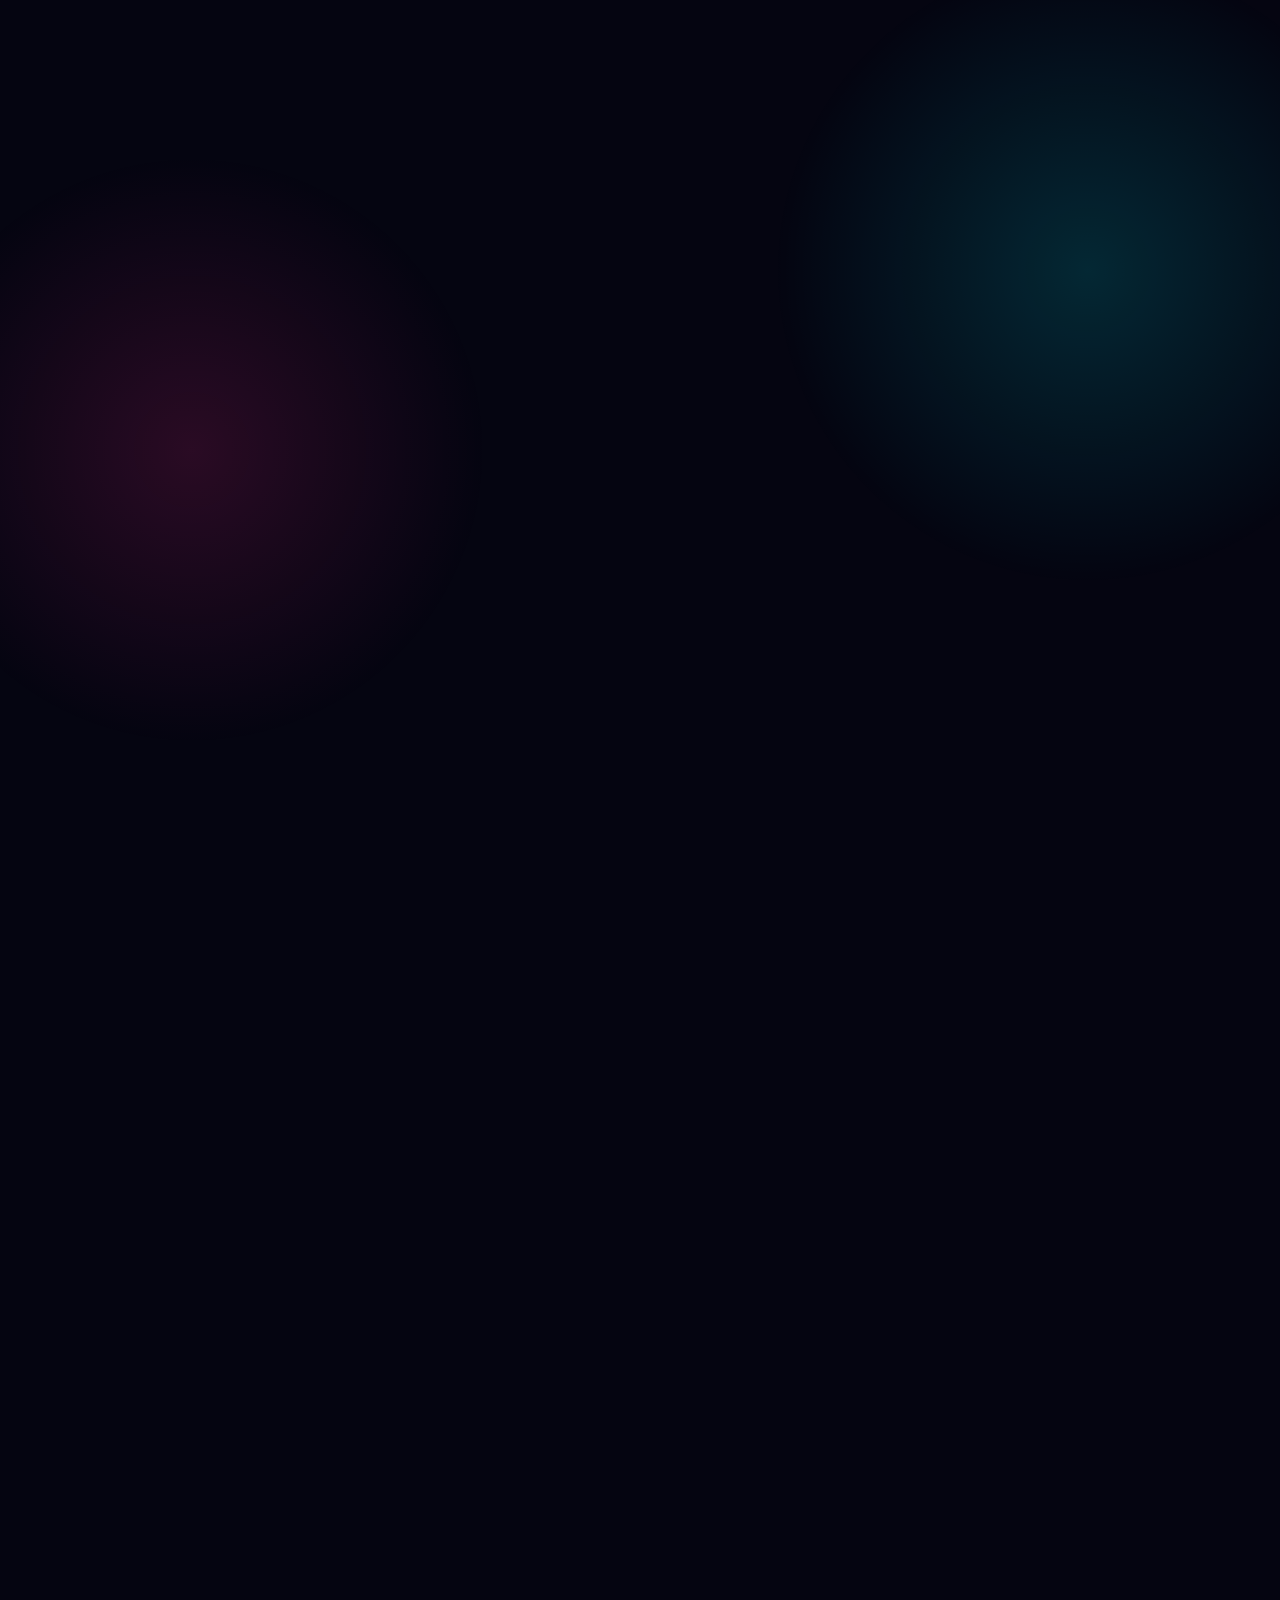
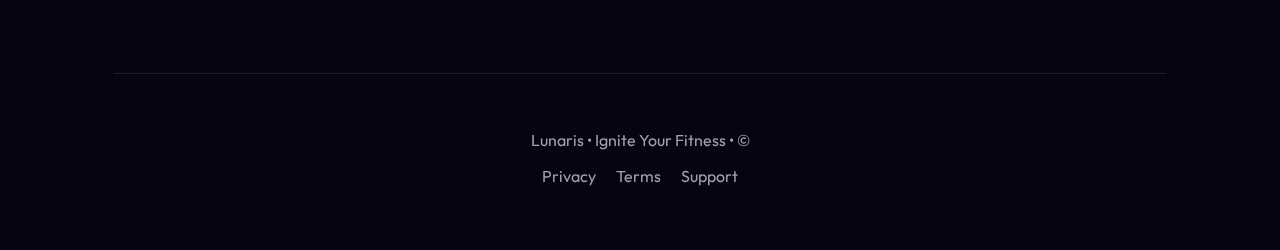
<file: index.html>
<!doctype html>
<html lang="en">

<head>
  <meta charset="utf-8">
  <meta name="viewport" content="width=device-width, initial-scale=1">
  <title>Lunaris — Ignite Your Fitness</title>
  <meta name="description"
    content="Lunaris — Arise to Fitness: High-energy workouts, guided plans, and a community that pushes you further.">
  <link rel="preconnect" href="https://fonts.gstatic.com" crossorigin>
  <link href="https://fonts.googleapis.com/css2?family=Outfit:wght@300;400;600;800&display=swap" rel="stylesheet">

  <link rel="stylesheet" href="style.css">
</head>

<body>

  <div class="container">
    <header class="animate-enter">
      <div class="brand">
        <div class="logo">LUNARIS</div>
        <div>
          <h1></h1>
        </div>
      </div>
      <nav id="nav-links">
        <a class="btn" href="#features">Features</a>
        <a class="btn" href="#plans">Plans</a>
        <a class="btn" href="login.html" id="loginBtn">Log In</a>
        <a class="cta" href="signup.html" id="joinBtn">Join Now</a>
      </nav>
    </header>

    <main>
      <section class="hero">
        <div class="animate-enter delay-1">
          <div class="eyebrow">🚀 Ready to launch?</div>
          <h1 class="headline">Ignite Your Body.<br><span>Arise To Fitness.</span></h1>
          <p class="sub">Stop waiting for "someday". Lunaris brings workouts straight to you, gamified progress, and a
            squad
            that won't let you quit. <strong>Let's move.</strong></p>

          <div class="hero-buttons">
            <a class="cta" href="#plans">Start Free Trial ⚡</a>
            <a class="btn" href="#features">Explore Workouts</a>
          </div>

          <div class="stats">
            <div class="stat">
              <strong>120+</strong>
              <span>Workouts</span>
            </div>
            <div class="stat">
              <strong>Live</strong>
              <span>Classes Daily</span>
            </div>
            <div class="stat">
              <strong>30k</strong>
              <span>Legends</span>
            </div>
          </div>
        </div>

        <div class="hero-widget animate-enter delay-2">
          <div class="widget-preview">
            <div class="play-btn">▶</div>
          </div>
          <h3 style="margin: 0 0 5px 0">Daily HIIT Blast</h3>
          <div style="color:var(--text-muted); font-size:0.9rem; margin-bottom:15px">Today • 18 mins • High Intensity
          </div>

          <form id="leadForm" class="lead-form">
            <label style="display:block; margin-bottom:8px; font-size:0.85rem; color:var(--text-muted)">Get the weekly
              plan:</label>
            <div style="display:flex; gap:8px">
              <input type="email" id="email" placeholder="email@address.com" required>
              <button type="submit" class="cta secondary" style="padding: 12px;">Go</button>
            </div>
          </form>
        </div>
      </section>

      <section id="features" class="animate-enter delay-3">
        <div class="features">
          <div class="feature">
            <div class="icon-box">🔥</div>
            <h3>HIT & Strength</h3>
            <p class="sub" style="font-size:0.95rem; margin-bottom:0">Short, explosive sessions designed to burn max
              calories in min time.</p>
          </div>
          <div class="feature">
            <div class="icon-box">🧘</div>
            <h3>Active Recovery</h3>
            <p class="sub" style="font-size:0.95rem; margin-bottom:0">Flow it out. Mobility and yoga to keep you
              injury-free and ready.</p>
          </div>
          <div class="feature">
            <div class="icon-box">🏆</div>
            <h3>Gamified Growth</h3>
            <p class="sub" style="font-size:0.95rem; margin-bottom:0">Earn badges, hit streaks, and climb the
              leaderboard.</p>
          </div>
          <div class="feature">
            <div class="icon-box">🤝</div>
            <h3>Squad Goals</h3>
            <p class="sub" style="font-size:0.95rem; margin-bottom:0">Join a team. Earn together. Win together.</p>
          </div>
        </div>
      </section>

      <section id="plans">
        <div class="section-header animate-enter delay-3">
          <h2>Choose Your Fuel</h2>
          <p class="sub" style="margin: 0 auto">Unlock your full potential with a plan that fits your pace.</p>
        </div>

        <div class="plans" role="list">
          <!-- Free Plan -->
          <article class="plan animate-enter delay-1" role="listitem">
            <h3>Starter</h3>
            <div class="price">$0 <span class="period">/ forever</span></div>
            <ul>
              <li>Daily 10-min boosters</li>
              <li>Community forums</li>
              <li>Daily challenges</li>
              <li>Weekly challenges</li>
            </ul>
            <button class="btn" style="width:100%" onclick="selectPlan('Free')">Start Free</button>
          </article>

          <!-- Standard Plan -->
          <article class="plan popular animate-enter delay-2" role="listitem">
            <div class="badge">Most Popular</div>
            <h3>Pro Athlete</h3>
            <div class="price">$12 <span class="period">/ mo</span></div>
            <ul>
              <li><strong>Everything in Starter</strong></li>
              <li>Full Workout Library (120+)</li>
              <li>Custom Training Plan</li>
              <li>Ad-free experience</li>
            </ul>
            <button class="cta secondary" onclick="selectPlan('Pro Athlete')">Go Pro</button>
          </article>

          <!-- Elite Plan -->
          <article class="plan animate-enter delay-3" role="listitem">
            <h3>Elite</h3>
            <div class="price">$24 <span class="period">/ mo</span></div>
            <ul>
              <li><strong>Everything in Pro</strong></li>
              <li>1:1 Coach Chat</li>
              <li>Exclusive Live Events</li>
              <li>Nutrition Guides</li>
            </ul>
            <button class="btn" style="width:100%" onclick="selectPlan('Elite')">Join Elite</button>
          </article>
        </div>
      </section>

    </main>

    <footer>
      <p>Lunaris • Ignite Your Fitness • © <span id="year"></span></p>
      <div style="display:flex; justify-content:center; gap:20px; margin-top:10px">
        <a href="#" style="color:var(--text-muted); text-decoration:none">Privacy</a>
        <a href="#" style="color:var(--text-muted); text-decoration:none">Terms</a>
        <a href="#" style="color:var(--text-muted); text-decoration:none">Support</a>
      </div>
    </footer>
  </div>

  <script>
    // Auth Check
    const session = localStorage.getItem('lunaris_session');
    if (session) {
      const user = JSON.parse(session);
      const nav = document.getElementById('nav-links');

      // Replace buttons with user greeting
      const loginBtn = document.getElementById('loginBtn');
      const joinBtn = document.getElementById('joinBtn');
      if (loginBtn) loginBtn.remove();
      if (joinBtn) {
        joinBtn.textContent = 'Hi, ' + user.name;
        joinBtn.href = '#'; // Could go to profile
        joinBtn.onclick = (e) => {
          e.preventDefault();
          if (confirm('Log out?')) {
            localStorage.removeItem('lunaris_session');
            window.location.reload();
          }
        };
      }
    }


    function selectPlan(plan) {
      const confirmed = confirm(`Ready to upgrade to ${plan}? Click OK to start your journey! 🚀`);
      if (confirmed) {
        alert(`Awesome! Redirecting you to checkout for the ${plan} plan.`);
      }
    }

    document.getElementById('leadForm').addEventListener('submit', function (e) {
      e.preventDefault();
      const email = document.getElementById('email').value;
      if (email) {
        alert(`Boom! 💥 Weekly plan sent to ${email}. Get ready to sweat!`);
        this.reset();
      }
    });

    // Add simple scroll reveal if requested, but CSS animation handles load nicely.
  </script>
</body>

</html>
</file>
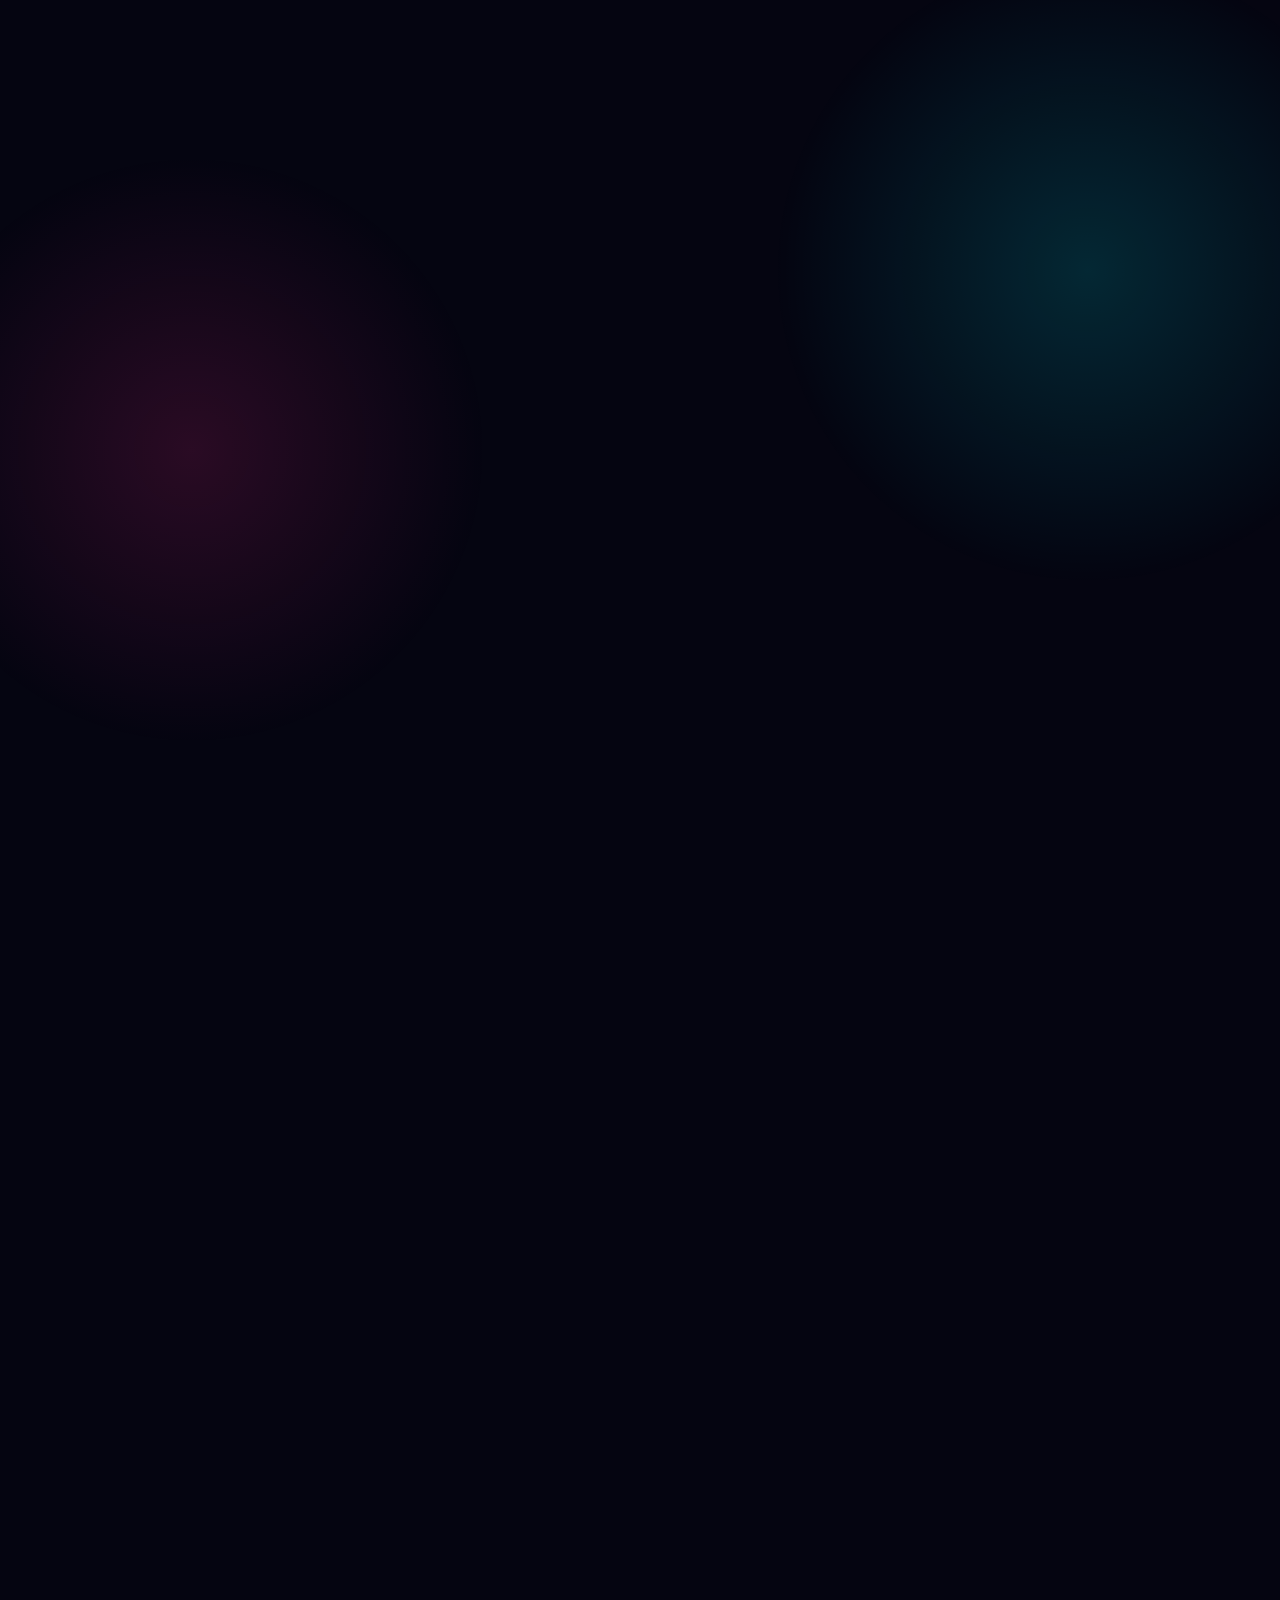
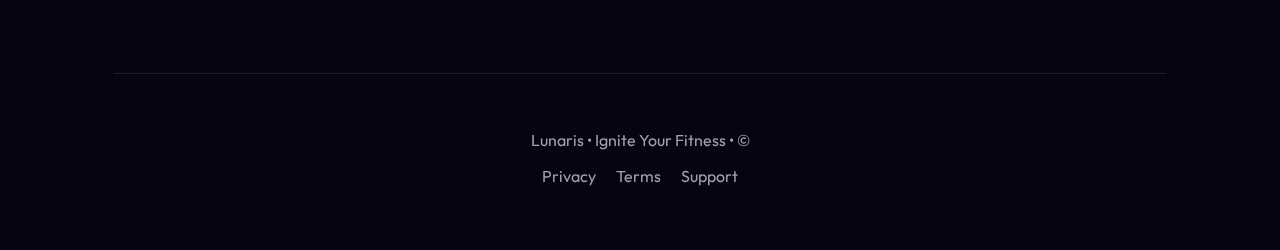
<file: home.html>
<!doctype html>
<html lang="en">

<head>
  <meta charset="utf-8">
  <meta name="viewport" content="width=device-width, initial-scale=1">
  <title>Lunaris — Ignite Your Fitness</title>
  <meta name="description"
    content="Lunaris — Arise to Fitness: High-energy workouts, guided plans, and a community that pushes you further.">
  <link rel="preconnect" href="https://fonts.gstatic.com" crossorigin>
  <link href="https://fonts.googleapis.com/css2?family=Outfit:wght@300;400;600;800&display=swap" rel="stylesheet">
  <style>
    :root {
      --bg: #050511;
      /* Deep space blue/black */
      --card: rgba(255, 255, 255, 0.03);
      --primary: #FF2E93;
      /* Hot Pink */
      --secondary: #00F0FF;
      /* Cyan */
      --accent: #FFD600;
      /* Electric Yellow */
      --text-main: #ffffff;
      --text-muted: #a0a0b0;
      --glass: rgba(255, 255, 255, 0.05);
      --glass-border: rgba(255, 255, 255, 0.1);
      --glow: 0 0 20px rgba(255, 46, 147, 0.5);
    }

    * {
      box-sizing: border-box;
    }

    body {
      font-family: 'Outfit', sans-serif;
      margin: 0;
      background-color: var(--bg);
      color: var(--text-main);
      overflow-x: hidden;
      -webkit-font-smoothing: antialiased;
    }

    /* Animated Background */
    body::before {
      content: '';
      position: fixed;
      top: 0;
      left: 0;
      width: 100%;
      height: 100%;
      background:
        radial-gradient(circle at 15% 50%, rgba(255, 46, 147, 0.15), transparent 25%),
        radial-gradient(circle at 85% 30%, rgba(0, 240, 255, 0.15), transparent 25%);
      z-index: -1;
      animation: pulseBg 10s ease-in-out infinite alternate;
    }

    @keyframes pulseBg {
      0% {
        transform: scale(1);
        opacity: 0.8;
      }

      100% {
        transform: scale(1.1);
        opacity: 1;
      }
    }

    .container {
      max-width: 1100px;
      margin: 0 auto;
      padding: 24px;
    }

    /* Animations */
    @keyframes fadeInUp {
      from {
        opacity: 0;
        transform: translateY(20px);
      }

      to {
        opacity: 1;
        transform: translateY(0);
      }
    }

    .animate-enter {
      animation: fadeInUp 0.8s cubic-bezier(0.2, 0.8, 0.2, 1) forwards;
      opacity: 0;
    }

    .delay-1 {
      animation-delay: 0.1s;
    }

    .delay-2 {
      animation-delay: 0.2s;
    }

    .delay-3 {
      animation-delay: 0.3s;
    }

    /* Header */
    header {
      display: flex;
      align-items: center;
      justify-content: space-between;
      padding: 20px 0;
    }

    .brand {
      display: flex;
      align-items: center;
      gap: 12px;
    }

    .logo {
      width: 50px;
      height: 50px;
      border-radius: 12px;
      display: flex;
      align-items: center;
      justify-content: center;
      background: linear-gradient(135deg, var(--primary), var(--secondary));
      font-weight: 800;
      font-size: 1.2rem;
      color: #fff;
      box-shadow: 0 0 15px rgba(255, 46, 147, 0.4);
      transform: rotate(-5deg);
      transition: transform 0.3s cubic-bezier(0.34, 1.56, 0.64, 1);
    }

    .brand:hover .logo {
      transform: rotate(0deg) scale(1.1);
    }

    .brand h1 {
      font-size: 1.5rem;
      margin: 0;
      background: linear-gradient(90deg, #fff, var(--secondary));
      -webkit-background-clip: text;
      background-clip: text;
      -webkit-text-fill-color: transparent;
    }

    nav {
      display: flex;
      gap: 10px;
      align-items: center;
    }

    /* Buttons */
    .btn {
      background: transparent;
      border: 1px solid var(--glass-border);
      padding: 10px 18px;
      border-radius: 50px;
      color: var(--text-muted);
      text-decoration: none;
      font-weight: 600;
      transition: all 0.3s ease;
    }

    .btn:hover {
      background: rgba(255, 255, 255, 0.1);
      color: #fff;
      border-color: rgba(255, 255, 255, 0.3);
      transform: translateY(-2px);
    }

    .cta {
      background: linear-gradient(90deg, var(--primary), #FF5E62);
      color: #fff;
      padding: 12px 24px;
      border-radius: 50px;
      text-decoration: none;
      font-weight: 700;
      box-shadow: 0 4px 20px rgba(255, 46, 147, 0.4);
      transition: all 0.3s cubic-bezier(0.34, 1.56, 0.64, 1);
      border: none;
      cursor: pointer;
      display: inline-block;
    }

    .cta:hover {
      transform: translateY(-3px) scale(1.05);
      box-shadow: 0 8px 30px rgba(255, 46, 147, 0.6);
    }

    .cta.secondary {
      background: linear-gradient(90deg, var(--secondary), #00C6FF);
      box-shadow: 0 4px 20px rgba(0, 240, 255, 0.4);
    }

    .cta.secondary:hover {
      box-shadow: 0 8px 30px rgba(0, 240, 255, 0.6);
    }

    /* Hero */
    .hero {
      display: grid;
      grid-template-columns: 1fr 450px;
      gap: 40px;
      align-items: center;
      padding: 60px 0;
    }

    .eyebrow {
      display: inline-block;
      padding: 6px 14px;
      background: rgba(255, 214, 0, 0.1);
      color: var(--accent);
      border-radius: 20px;
      font-weight: 700;
      font-size: 0.85rem;
      letter-spacing: 0.05em;
      margin-bottom: 20px;
      border: 1px solid rgba(255, 214, 0, 0.3);
    }

    .headline {
      font-size: 3.5rem;
      line-height: 1.1;
      margin: 0 0 20px 0;
      font-weight: 800;
      letter-spacing: -0.02em;
    }

    .headline span {
      color: var(--secondary);
    }

    .sub {
      font-size: 1.1rem;
      color: var(--text-muted);
      line-height: 1.6;
      margin-bottom: 30px;
      max-width: 90%;
    }

    .hero-buttons {
      display: flex;
      gap: 16px;
    }

    /* Stats */
    .stats {
      display: flex;
      gap: 20px;
      margin-top: 40px;
    }

    .stat {
      background: var(--glass);
      border: 1px solid var(--glass-border);
      padding: 15px 25px;
      border-radius: 16px;
      text-align: center;
      transition: transform 0.3s ease;
    }

    .stat:hover {
      transform: translateY(-5px);
      background: rgba(255, 255, 255, 0.08);
    }

    .stat strong {
      display: block;
      font-size: 1.5rem;
      color: #fff;
    }

    .stat span {
      display: block;
      color: var(--text-muted);
      font-size: 0.8rem;
      text-transform: uppercase;
      letter-spacing: 0.05em;
      margin-top: 4px;
    }

    /* Hero Widget */
    .hero-widget {
      background: linear-gradient(160deg, rgba(255, 255, 255, 0.05) 0%, rgba(255, 255, 255, 0.01) 100%);
      border: 1px solid var(--glass-border);
      border-radius: 24px;
      padding: 30px;
      /* backdrop-filter: blur(10px); */
      /* Perf check */
      position: relative;
    }

    .hero-widget::after {
      content: '';
      position: absolute;
      top: -10px;
      right: -10px;
      width: 60px;
      height: 60px;
      background: url('data:image/svg+xml,<svg xmlns="http://www.w3.org/2000/svg" viewBox="0 0 24 24" fill="none" stroke="%2300F0FF" stroke-width="2" stroke-linecap="round" stroke-linejoin="round"><path d="M13 2L3 14h9l-1 8 10-12h-9l1-8z"/></svg>') no-repeat center/contain;
      transform: rotate(15deg);
      opacity: 0.5;
    }

    .widget-preview {
      background: #000;
      border-radius: 16px;
      height: 200px;
      display: flex;
      align-items: center;
      justify-content: center;
      margin-bottom: 20px;
      position: relative;
      overflow: hidden;
    }

    .widget-preview::before {
      content: '';
      position: absolute;
      inset: 0;
      background: linear-gradient(45deg, var(--primary), var(--secondary));
      opacity: 0.2;
    }

    .play-btn {
      width: 60px;
      height: 60px;
      background: #fff;
      border-radius: 50%;
      display: flex;
      align-items: center;
      justify-content: center;
      color: var(--primary);
      box-shadow: 0 0 30px rgba(255, 255, 255, 0.3);
      z-index: 2;
      cursor: pointer;
      transition: transform 0.2s;
    }

    .play-btn:hover {
      transform: scale(1.1);
    }

    /* Plans */
    .section-header {
      text-align: center;
      margin-bottom: 40px;
      margin-top: 80px;
    }

    .section-header h2 {
      font-size: 2.5rem;
      margin: 0 0 10px;
    }

    .plans {
      display: grid;
      grid-template-columns: repeat(auto-fit, minmax(280px, 1fr));
      gap: 24px;
    }

    .plan {
      background: var(--glass);
      border: 1px solid var(--glass-border);
      padding: 32px;
      border-radius: 24px;
      position: relative;
      transition: all 0.3s ease;
    }

    .plan:hover {
      transform: translateY(-8px);
      border-color: rgba(255, 255, 255, 0.2);
      box-shadow: 0 20px 40px rgba(0, 0, 0, 0.4);
    }

    .plan.popular {
      background: linear-gradient(180deg, rgba(255, 46, 147, 0.1) 0%, rgba(255, 255, 255, 0.02) 100%);
      border: 1px solid rgba(255, 46, 147, 0.3);
    }

    .badge {
      position: absolute;
      top: -12px;
      right: 24px;
      background: var(--primary);
      color: #fff;
      padding: 4px 12px;
      border-radius: 12px;
      font-size: 0.75rem;
      font-weight: 700;
      text-transform: uppercase;
    }

    .price {
      font-size: 3rem;
      font-weight: 800;
      margin: 16px 0;
      letter-spacing: -1px;
    }

    .period {
      font-size: 1rem;
      color: var(--text-muted);
      font-weight: 400;
    }

    .plan ul {
      list-style: none;
      padding: 0;
      margin: 24px 0;
      color: var(--text-muted);
    }

    .plan li {
      margin-bottom: 12px;
      display: flex;
      align-items: center;
      gap: 8px;
    }

    .plan li::before {
      content: '✓';
      color: var(--secondary);
      font-weight: 800;
    }

    .plan button {
      width: 100%;
      border-radius: 12px;
      margin-top: auto;
    }

    /* Features Grid */
    .features {
      display: grid;
      grid-template-columns: repeat(auto-fit, minmax(240px, 1fr));
      gap: 20px;
      margin-top: 60px;
    }

    .feature {
      padding: 24px;
      border-radius: 20px;
      background: rgba(255, 255, 255, 0.02);
      border: 1px solid transparent;
      transition: all 0.3s;
    }

    .feature:hover {
      background: rgba(255, 255, 255, 0.04);
      border-color: var(--secondary);
    }

    .icon-box {
      width: 40px;
      height: 40px;
      background: rgba(0, 240, 255, 0.1);
      color: var(--secondary);
      border-radius: 10px;
      display: flex;
      align-items: center;
      justify-content: center;
      margin-bottom: 16px;
      font-size: 1.2rem;
    }

    /* Footer */
    footer {
      border-top: 1px solid var(--glass-border);
      margin-top: 80px;
      padding: 40px 0;
      color: var(--text-muted);
      text-align: center;
    }

    /* Lead Form */
    .lead-form input {
      width: 100%;
      background: rgba(0, 0, 0, 0.3);
      border: 1px solid var(--glass-border);
      padding: 12px 16px;
      border-radius: 12px;
      color: #fff;
      margin-bottom: 10px;
    }

    .lead-form input:focus {
      outline: none;
      border-color: var(--secondary);
    }

    @media (max-width: 900px) {
      .hero {
        grid-template-columns: 1fr;
        text-align: center;
      }

      .hero-buttons {
        justify-content: center;
      }

      .stats {
        justify-content: center;
      }

      .hero-widget {
        display: none;
      }

      /* Hide widget on mobile to save space or adjust */
    }
  </style>
</head>

<body>

  <div class="container">
    <header class="animate-enter">
      <div class="brand">
        <div class="logo">LUNARIS</div>
        <div>
          <h1></h1>
        </div>
      </div>
      <nav id="nav-links">
        <a class="btn" href="#features">Features</a>
        <a class="btn" href="#plans">Plans</a>
        <a class="btn" href="login.html" id="loginBtn">Log In</a>
        <a class="cta" href="signup.html" id="joinBtn">Join Now</a>
      </nav>
    </header>

    <main>
      <section class="hero">
        <div class="animate-enter delay-1">
          <div class="eyebrow">🚀 Ready to launch?</div>
          <h1 class="headline">Ignite Your Body.<br><span>Arise To Fitness.</span></h1>
          <p class="sub">Stop waiting for "someday". Lunaris brings workouts straight to you, gamified progress, and a
            squad
            that won't let you quit. <strong>Let's move.</strong></p>

          <div class="hero-buttons">
            <a class="cta" href="#plans">Start Free Trial ⚡</a>
            <a class="btn" href="#features">Explore Workouts</a>
          </div>

          <div class="stats">
            <div class="stat">
              <strong>120+</strong>
              <span>Workouts</span>
            </div>
            <div class="stat">
              <strong>Live</strong>
              <span>Classes Daily</span>
            </div>
            <div class="stat">
              <strong>30k</strong>
              <span>Legends</span>
            </div>
          </div>
        </div>

        <div class="hero-widget animate-enter delay-2">
          <div class="widget-preview">
            <div class="play-btn">▶</div>
          </div>
          <h3 style="margin: 0 0 5px 0">Daily HIIT Blast</h3>
          <div style="color:var(--text-muted); font-size:0.9rem; margin-bottom:15px">Today • 18 mins • High Intensity
          </div>

          <form id="leadForm" class="lead-form">
            <label style="display:block; margin-bottom:8px; font-size:0.85rem; color:var(--text-muted)">Get the weekly
              plan:</label>
            <div style="display:flex; gap:8px">
              <input type="email" id="email" placeholder="email@address.com" required>
              <button type="submit" class="cta secondary" style="padding: 12px;">Go</button>
            </div>
          </form>
        </div>
      </section>

      <section id="features" class="animate-enter delay-3">
        <div class="features">
          <div class="feature">
            <div class="icon-box">🔥</div>
            <h3>HIT & Strength</h3>
            <p class="sub" style="font-size:0.95rem; margin-bottom:0">Short, explosive sessions designed to burn max
              calories in min time.</p>
          </div>
          <div class="feature">
            <div class="icon-box">🧘</div>
            <h3>Active Recovery</h3>
            <p class="sub" style="font-size:0.95rem; margin-bottom:0">Flow it out. Mobility and yoga to keep you
              injury-free and ready.</p>
          </div>
          <div class="feature">
            <div class="icon-box">🏆</div>
            <h3>Gamified Growth</h3>
            <p class="sub" style="font-size:0.95rem; margin-bottom:0">Earn badges, hit streaks, and climb the
              leaderboard.</p>
          </div>
          <div class="feature">
            <div class="icon-box">🤝</div>
            <h3>Squad Goals</h3>
            <p class="sub" style="font-size:0.95rem; margin-bottom:0">Join a team. Earn together. Win together.</p>
          </div>
        </div>
      </section>

      <section id="plans">
        <div class="section-header animate-enter delay-3">
          <h2>Choose Your Fuel</h2>
          <p class="sub" style="margin: 0 auto">Unlock your full potential with a plan that fits your pace.</p>
        </div>

        <div class="plans" role="list">
          <!-- Free Plan -->
          <article class="plan animate-enter delay-1" role="listitem">
            <h3>Starter</h3>
            <div class="price">$0 <span class="period">/ forever</span></div>
            <ul>
              <li>Daily 10-min boosters</li>
              <li>Community forums</li>
              <li>Daily challenges</li>
              <li>Weekly challenges</li>
            </ul>
            <button class="btn" style="width:100%" onclick="selectPlan('Free')">Start Free</button>
          </article>

          <!-- Standard Plan -->
          <article class="plan popular animate-enter delay-2" role="listitem">
            <div class="badge">Most Popular</div>
            <h3>Pro Athlete</h3>
            <div class="price">$12 <span class="period">/ mo</span></div>
            <ul>
              <li><strong>Everything in Starter</strong></li>
              <li>Full Workout Library (120+)</li>
              <li>Custom Training Plan</li>
              <li>Ad-free experience</li>
            </ul>
            <button class="cta secondary" onclick="selectPlan('Pro Athlete')">Go Pro</button>
          </article>

          <!-- Elite Plan -->
          <article class="plan animate-enter delay-3" role="listitem">
            <h3>Elite</h3>
            <div class="price">$24 <span class="period">/ mo</span></div>
            <ul>
              <li><strong>Everything in Pro</strong></li>
              <li>1:1 Coach Chat</li>
              <li>Exclusive Live Events</li>
              <li>Nutrition Guides</li>
            </ul>
            <button class="btn" style="width:100%" onclick="selectPlan('Elite')">Join Elite</button>
          </article>
        </div>
      </section>

    </main>

    <footer>
      <p>Lunaris • Ignite Your Fitness • © <span id="year"></span></p>
      <div style="display:flex; justify-content:center; gap:20px; margin-top:10px">
        <a href="#" style="color:var(--text-muted); text-decoration:none">Privacy</a>
        <a href="#" style="color:var(--text-muted); text-decoration:none">Terms</a>
        <a href="#" style="color:var(--text-muted); text-decoration:none">Support</a>
      </div>
    </footer>
  </div>

  <script>
    // Auth Check
    const session = localStorage.getItem('lunaris_session');
    if (session) {
      const user = JSON.parse(session);
      const nav = document.getElementById('nav-links');

      // Replace buttons with user greeting
      const loginBtn = document.getElementById('loginBtn');
      const joinBtn = document.getElementById('joinBtn');
      if (loginBtn) loginBtn.remove();
      if (joinBtn) {
        joinBtn.textContent = 'Hi, ' + user.name;
        joinBtn.href = '#'; // Could go to profile
        joinBtn.onclick = (e) => {
          e.preventDefault();
          if (confirm('Log out?')) {
            localStorage.removeItem('lunaris_session');
            window.location.reload();
          }
        };
      }
    }


    function selectPlan(plan) {
      const confirmed = confirm(`Ready to upgrade to ${plan}? Click OK to start your journey! 🚀`);
      if (confirmed) {
        alert(`Awesome! Redirecting you to checkout for the ${plan} plan.`);
      }
    }

    document.getElementById('leadForm').addEventListener('submit', function (e) {
      e.preventDefault();
      const email = document.getElementById('email').value;
      if (email) {
        alert(`Boom! 💥 Weekly plan sent to ${email}. Get ready to sweat!`);
        this.reset();
      }
    });

    // Add simple scroll reveal if requested, but CSS animation handles load nicely.
  </script>
</body>

</html>
</file>
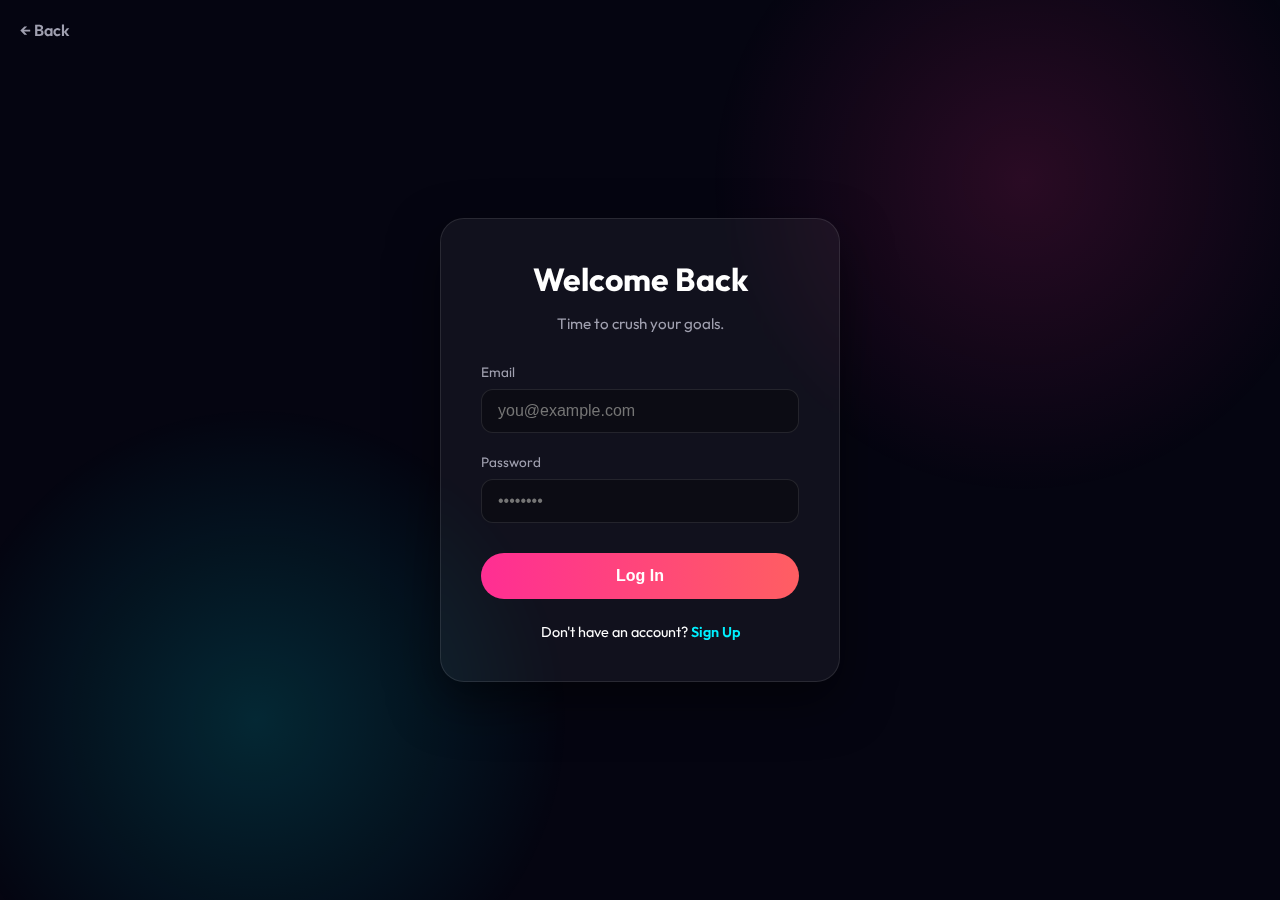
<file: login.html>
<!doctype html>
<html lang="en">

<head>
    <meta charset="utf-8">
    <meta name="viewport" content="width=device-width, initial-scale=1">
    <title>Login — Lunaris</title>
    <link href="https://fonts.googleapis.com/css2?family=Outfit:wght@300;400;600;800&display=swap" rel="stylesheet">
    <style>
        :root {
            --bg: #050511;
            --primary: #FF2E93;
            --secondary: #00F0FF;
            --text-main: #ffffff;
            --text-muted: #a0a0b0;
            --glass: rgba(255, 255, 255, 0.05);
            --glass-border: rgba(255, 255, 255, 0.1);
        }

        * {
            box-sizing: border-box;
        }

        body {
            font-family: 'Outfit', sans-serif;
            margin: 0;
            background-color: var(--bg);
            color: var(--text-main);
            display: flex;
            align-items: center;
            justify-content: center;
            min-height: 100vh;
            overflow: hidden;
        }

        /* Animated Background */
        body::before {
            content: '';
            position: fixed;
            top: 0;
            left: 0;
            width: 100%;
            height: 100%;
            background:
                radial-gradient(circle at 80% 20%, rgba(255, 46, 147, 0.15), transparent 25%),
                radial-gradient(circle at 20% 80%, rgba(0, 240, 255, 0.15), transparent 25%);
            z-index: -1;
            animation: pulseBg 8s ease-in-out infinite alternate;
        }

        @keyframes pulseBg {
            0% {
                transform: scale(1);
                opacity: 0.8;
            }

            100% {
                transform: scale(1.1);
                opacity: 1;
            }
        }

        .auth-card {
            background: var(--glass);
            border: 1px solid var(--glass-border);
            padding: 40px;
            border-radius: 24px;
            width: 100%;
            max-width: 400px;
            backdrop-filter: blur(10px);
            box-shadow: 0 20px 50px rgba(0, 0, 0, 0.5);
            animation: fadeUp 0.6s cubic-bezier(0.2, 0.8, 0.2, 1);
        }

        @keyframes fadeUp {
            from {
                opacity: 0;
                transform: translateY(20px);
            }

            to {
                opacity: 1;
                transform: translateY(0);
            }
        }

        h1 {
            text-align: center;
            margin: 0 0 10px;
            font-size: 2rem;
        }

        .subtitle {
            text-align: center;
            color: var(--text-muted);
            margin-bottom: 30px;
            font-size: 0.95rem;
        }

        .input-group {
            margin-bottom: 20px;
        }

        .input-group label {
            display: block;
            margin-bottom: 8px;
            font-size: 0.85rem;
            color: var(--text-muted);
        }

        .input-group input {
            width: 100%;
            background: rgba(0, 0, 0, 0.3);
            border: 1px solid var(--glass-border);
            padding: 12px 16px;
            border-radius: 12px;
            color: #fff;
            font-size: 1rem;
            transition: 0.3s;
        }

        .input-group input:focus {
            outline: none;
            border-color: var(--secondary);
            background: rgba(0, 240, 255, 0.05);
        }

        .btn {
            width: 100%;
            background: linear-gradient(90deg, var(--primary), #FF5E62);
            color: #fff;
            padding: 14px;
            border: none;
            border-radius: 50px;
            font-weight: 700;
            font-size: 1rem;
            cursor: pointer;
            transition: 0.3s;
            margin-top: 10px;
        }

        .btn:hover {
            transform: translateY(-2px);
            box-shadow: 0 10px 20px rgba(255, 46, 147, 0.4);
        }

        .links {
            text-align: center;
            margin-top: 24px;
            font-size: 0.9rem;
        }

        .links a {
            color: var(--secondary);
            text-decoration: none;
            font-weight: 600;
        }

        .links a:hover {
            text-decoration: underline;
        }

        .back {
            position: absolute;
            top: 20px;
            left: 20px;
            color: var(--text-muted);
            text-decoration: none;
            font-weight: 600;
            display: flex;
            align-items: center;
            gap: 6px;
        }

        .back:hover {
            color: #fff;
        }
    </style>
</head>

<body>
    <a href="home.html" class="back">← Back</a>

    <div class="auth-card">
        <h1>Welcome Back</h1>
        <p class="subtitle">Time to crush your goals.</p>

        <form id="loginForm">
            <div class="input-group">
                <label>Email</label>
                <input type="email" id="email" required placeholder="you@example.com">
            </div>
            <div class="input-group">
                <label>Password</label>
                <input type="password" id="password" required placeholder="••••••••">
            </div>

            <button type="submit" class="btn">Log In</button>
        </form>

        <div class="links">
            Don't have an account? <a href="signup.html">Sign Up</a>
        </div>
    </div>

    <script>
        document.getElementById('loginForm').addEventListener('submit', function (e) {
            e.preventDefault();
            const email = document.getElementById('email').value;

            // Simulating login check
            const storedUser = localStorage.getItem('lunaris_user');
            if (storedUser) {
                const user = JSON.parse(storedUser);
                if (user.email === email) {
                    // Success
                    localStorage.setItem('lunaris_session', JSON.stringify(user));
                    window.location.href = 'home.html';
                    return;
                }
            }

            // Fallback for demo if no specific user exists, just log them in as "Guest" or the email name
            const name = email.split('@')[0];
            const fallbackUser = { name: name.charAt(0).toUpperCase() + name.slice(1), email: email };
            localStorage.setItem('lunaris_session', JSON.stringify(fallbackUser));
            window.location.href = 'home.html';
        });
    </script>
</body>

</html>
</file>
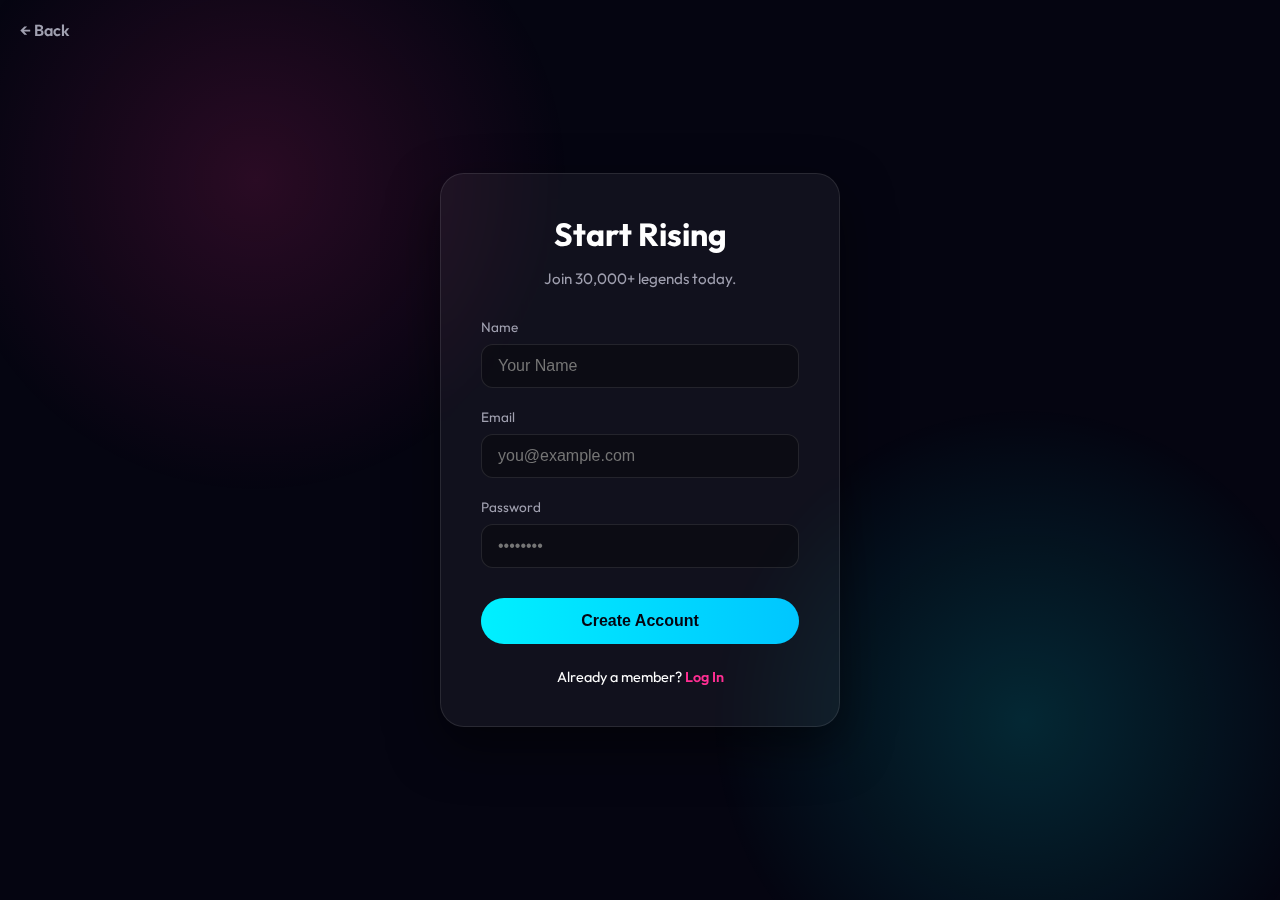
<file: signup.html>
<!doctype html>
<html lang="en">

<head>
    <meta charset="utf-8">
    <meta name="viewport" content="width=device-width, initial-scale=1">
    <title>Join — Lunaris</title>
    <link href="https://fonts.googleapis.com/css2?family=Outfit:wght@300;400;600;800&display=swap" rel="stylesheet">

    <link rel="stylesheet" href="style.css">
</head>

<body class="auth-page">
    <a href="index.html" class="back">← Back</a>

    <div class="auth-card">
        <h1>Start Rising</h1>
        <p class="subtitle">Join 30,000+ legends today.</p>

        <form id="signupForm">
            <div class="input-group">
                <label>Name</label>
                <input type="text" id="name" required placeholder="Your Name">
            </div>
            <div class="input-group">
                <label>Email</label>
                <input type="email" id="email" required placeholder="you@example.com">
            </div>
            <div class="input-group">
                <label>Password</label>
                <input type="password" id="password" required placeholder="••••••••">
            </div>

            <button type="submit" class="auth-btn auth-btn-secondary">Create Account</button>
        </form>

        <div class="links">
            Already a member? <a href="login.html" class="text-primary">Log In</a>
        </div>
    </div>

    <script>
        document.getElementById('signupForm').addEventListener('submit', function (e) {
            e.preventDefault();
            const name = document.getElementById('name').value;
            const email = document.getElementById('email').value;

            // Save to localStorage
            const user = { name: name, email: email };
            localStorage.setItem('lunaris_user', JSON.stringify(user));
            localStorage.setItem('lunaris_session', JSON.stringify(user)); // Auto login

            alert('Welcome to the squad, ' + name + '! Let\'s go! 🚀');
            window.location.href = 'index.html';
        });
    </script>
</body>

</html>
</file>
<file: style.css>
:root {
  --bg: #050511; /* Deep space blue/black */
  --card: rgba(255, 255, 255, 0.03);
  --primary: #FF2E93; /* Hot Pink */
  --secondary: #00F0FF; /* Cyan */
  --accent: #FFD600; /* Electric Yellow */
  --text-main: #ffffff;
  --text-muted: #a0a0b0;
  --glass: rgba(255, 255, 255, 0.05);
  --glass-border: rgba(255, 255, 255, 0.1);
  --glow: 0 0 20px rgba(255, 46, 147, 0.5);
}

* {
  box-sizing: border-box;
}

body {
  font-family: 'Outfit', sans-serif;
  margin: 0;
  background-color: var(--bg);
  color: var(--text-main);
  overflow-x: hidden;
  -webkit-font-smoothing: antialiased;
}

/* Auth Page Body Override */
body.auth-page {
  display: flex;
  align-items: center;
  justify-content: center;
  min-height: 100vh;
  overflow: hidden;
}

/* Animated Background */
body::before {
  content: '';
  position: fixed;
  top: 0;
  left: 0;
  width: 100%;
  height: 100%;
  background:
    radial-gradient(circle at 15% 50%, rgba(255, 46, 147, 0.15), transparent 25%),
    radial-gradient(circle at 85% 30%, rgba(0, 240, 255, 0.15), transparent 25%);
  z-index: -1;
  animation: pulseBg 10s ease-in-out infinite alternate;
}

body.auth-page::before {
    background:
        radial-gradient(circle at 20% 20%, rgba(255, 46, 147, 0.15), transparent 25%),
        radial-gradient(circle at 80% 80%, rgba(0, 240, 255, 0.15), transparent 25%);
}

@keyframes pulseBg {
  0% {
    transform: scale(1);
    opacity: 0.8;
  }

  100% {
    transform: scale(1.1);
    opacity: 1;
  }
}

.container {
  max-width: 1100px;
  margin: 0 auto;
  padding: 24px;
}

/* Animations */
@keyframes fadeInUp {
  from {
    opacity: 0;
    transform: translateY(20px);
  }

  to {
    opacity: 1;
    transform: translateY(0);
  }
}

.animate-enter {
  animation: fadeInUp 0.8s cubic-bezier(0.2, 0.8, 0.2, 1) forwards;
  opacity: 0;
}

.delay-1 {
  animation-delay: 0.1s;
}

.delay-2 {
  animation-delay: 0.2s;
}

.delay-3 {
  animation-delay: 0.3s;
}

/* Header */
header {
  display: flex;
  align-items: center;
  justify-content: space-between;
  padding: 20px 0;
}

.brand {
  display: flex;
  align-items: center;
  gap: 12px;
}

.logo {
  width: 50px;
  height: 50px;
  border-radius: 12px;
  display: flex;
  align-items: center;
  justify-content: center;
  background: linear-gradient(135deg, var(--primary), var(--secondary));
  font-weight: 800;
  font-size: 1.2rem;
  color: #fff;
  box-shadow: 0 0 15px rgba(255, 46, 147, 0.4);
  transform: rotate(-5deg);
  transition: transform 0.3s cubic-bezier(0.34, 1.56, 0.64, 1);
}

.brand:hover .logo {
  transform: rotate(0deg) scale(1.1);
}

.brand h1 {
  font-size: 1.5rem;
  margin: 0;
  background: linear-gradient(90deg, #fff, var(--secondary));
  -webkit-background-clip: text;
  background-clip: text;
  -webkit-text-fill-color: transparent;
}

nav {
  display: flex;
  gap: 10px;
  align-items: center;
}

/* Buttons */
.btn {
  background: transparent;
  border: 1px solid var(--glass-border);
  padding: 10px 18px;
  border-radius: 50px;
  color: var(--text-muted);
  text-decoration: none;
  font-weight: 600;
  transition: all 0.3s ease;
  cursor: pointer;
}

.btn:hover {
  background: rgba(255, 255, 255, 0.1);
  color: #fff;
  border-color: rgba(255, 255, 255, 0.3);
  transform: translateY(-2px);
}

.cta {
  background: linear-gradient(90deg, var(--primary), #FF5E62);
  color: #fff;
  padding: 12px 24px;
  border-radius: 50px;
  text-decoration: none;
  font-weight: 700;
  box-shadow: 0 4px 20px rgba(255, 46, 147, 0.4);
  transition: all 0.3s cubic-bezier(0.34, 1.56, 0.64, 1);
  border: none;
  cursor: pointer;
  display: inline-block;
}

.cta:hover {
  transform: translateY(-3px) scale(1.05);
  box-shadow: 0 8px 30px rgba(255, 46, 147, 0.6);
}

.cta.secondary {
  background: linear-gradient(90deg, var(--secondary), #00C6FF);
  box-shadow: 0 4px 20px rgba(0, 240, 255, 0.4);
}

.cta.secondary:hover {
  box-shadow: 0 8px 30px rgba(0, 240, 255, 0.6);
}

/* Hero */
.hero {
  display: grid;
  grid-template-columns: 1fr 450px;
  gap: 40px;
  align-items: center;
  padding: 60px 0;
}

.eyebrow {
  display: inline-block;
  padding: 6px 14px;
  background: rgba(255, 214, 0, 0.1);
  color: var(--accent);
  border-radius: 20px;
  font-weight: 700;
  font-size: 0.85rem;
  letter-spacing: 0.05em;
  margin-bottom: 20px;
  border: 1px solid rgba(255, 214, 0, 0.3);
}

.headline {
  font-size: 3.5rem;
  line-height: 1.1;
  margin: 0 0 20px 0;
  font-weight: 800;
  letter-spacing: -0.02em;
}

.headline span {
  color: var(--secondary);
}

.sub {
  font-size: 1.1rem;
  color: var(--text-muted);
  line-height: 1.6;
  margin-bottom: 30px;
  max-width: 90%;
}

.hero-buttons {
  display: flex;
  gap: 16px;
}

/* Stats */
.stats {
  display: flex;
  gap: 20px;
  margin-top: 40px;
}

.stat {
  background: var(--glass);
  border: 1px solid var(--glass-border);
  padding: 15px 25px;
  border-radius: 16px;
  text-align: center;
  transition: transform 0.3s ease;
}

.stat:hover {
  transform: translateY(-5px);
  background: rgba(255, 255, 255, 0.08);
}

.stat strong {
  display: block;
  font-size: 1.5rem;
  color: #fff;
}

.stat span {
  display: block;
  color: var(--text-muted);
  font-size: 0.8rem;
  text-transform: uppercase;
  letter-spacing: 0.05em;
  margin-top: 4px;
}

/* Hero Widget */
.hero-widget {
  background: linear-gradient(160deg, rgba(255, 255, 255, 0.05) 0%, rgba(255, 255, 255, 0.01) 100%);
  border: 1px solid var(--glass-border);
  border-radius: 24px;
  padding: 30px;
  /* backdrop-filter: blur(10px); */
  /* Perf check */
  position: relative;
}

.hero-widget::after {
  content: '';
  position: absolute;
  top: -10px;
  right: -10px;
  width: 60px;
  height: 60px;
  background: url('data:image/svg+xml,<svg xmlns="http://www.w3.org/2000/svg" viewBox="0 0 24 24" fill="none" stroke="%2300F0FF" stroke-width="2" stroke-linecap="round" stroke-linejoin="round"><path d="M13 2L3 14h9l-1 8 10-12h-9l1-8z"/></svg>') no-repeat center/contain;
  transform: rotate(15deg);
  opacity: 0.5;
}

.widget-preview {
  background: #000;
  border-radius: 16px;
  height: 200px;
  display: flex;
  align-items: center;
  justify-content: center;
  margin-bottom: 20px;
  position: relative;
  overflow: hidden;
}

.widget-preview::before {
  content: '';
  position: absolute;
  inset: 0;
  background: linear-gradient(45deg, var(--primary), var(--secondary));
  opacity: 0.2;
}

.play-btn {
  width: 60px;
  height: 60px;
  background: #fff;
  border-radius: 50%;
  display: flex;
  align-items: center;
  justify-content: center;
  color: var(--primary);
  box-shadow: 0 0 30px rgba(255, 255, 255, 0.3);
  z-index: 2;
  cursor: pointer;
  transition: transform 0.2s;
}

.play-btn:hover {
  transform: scale(1.1);
}

/* Plans */
.section-header {
  text-align: center;
  margin-bottom: 40px;
  margin-top: 80px;
}

.section-header h2 {
  font-size: 2.5rem;
  margin: 0 0 10px;
}

.plans {
  display: grid;
  grid-template-columns: repeat(auto-fit, minmax(280px, 1fr));
  gap: 24px;
}

.plan {
  background: var(--glass);
  border: 1px solid var(--glass-border);
  padding: 32px;
  border-radius: 24px;
  position: relative;
  transition: all 0.3s ease;
}

.plan:hover {
  transform: translateY(-8px);
  border-color: rgba(255, 255, 255, 0.2);
  box-shadow: 0 20px 40px rgba(0, 0, 0, 0.4);
}

.plan.popular {
  background: linear-gradient(180deg, rgba(255, 46, 147, 0.1) 0%, rgba(255, 255, 255, 0.02) 100%);
  border: 1px solid rgba(255, 46, 147, 0.3);
}

.badge {
  position: absolute;
  top: -12px;
  right: 24px;
  background: var(--primary);
  color: #fff;
  padding: 4px 12px;
  border-radius: 12px;
  font-size: 0.75rem;
  font-weight: 700;
  text-transform: uppercase;
}

.price {
  font-size: 3rem;
  font-weight: 800;
  margin: 16px 0;
  letter-spacing: -1px;
}

.period {
  font-size: 1rem;
  color: var(--text-muted);
  font-weight: 400;
}

.plan ul {
  list-style: none;
  padding: 0;
  margin: 24px 0;
  color: var(--text-muted);
}

.plan li {
  margin-bottom: 12px;
  display: flex;
  align-items: center;
  gap: 8px;
}

.plan li::before {
  content: '✓';
  color: var(--secondary);
  font-weight: 800;
}

.plan button {
  width: 100%;
  border-radius: 12px;
  margin-top: auto;
}

/* Features Grid */
.features {
  display: grid;
  grid-template-columns: repeat(auto-fit, minmax(240px, 1fr));
  gap: 20px;
  margin-top: 60px;
}

.feature {
  padding: 24px;
  border-radius: 20px;
  background: rgba(255, 255, 255, 0.02);
  border: 1px solid transparent;
  transition: all 0.3s;
}

.feature:hover {
  background: rgba(255, 255, 255, 0.04);
  border-color: var(--secondary);
}

.icon-box {
  width: 40px;
  height: 40px;
  background: rgba(0, 240, 255, 0.1);
  color: var(--secondary);
  border-radius: 10px;
  display: flex;
  align-items: center;
  justify-content: center;
  margin-bottom: 16px;
  font-size: 1.2rem;
}

/* Footer */
footer {
  border-top: 1px solid var(--glass-border);
  margin-top: 80px;
  padding: 40px 0;
  color: var(--text-muted);
  text-align: center;
}

/* Lead Form */
.lead-form input {
  width: 100%;
  background: rgba(0, 0, 0, 0.3);
  border: 1px solid var(--glass-border);
  padding: 12px 16px;
  border-radius: 12px;
  color: #fff;
  margin-bottom: 10px;
}

.lead-form input:focus {
  outline: none;
  border-color: var(--secondary);
}

/* Auth Pages Specifics */
.auth-card {
  background: var(--glass);
  border: 1px solid var(--glass-border);
  padding: 40px;
  border-radius: 24px;
  width: 100%;
  max-width: 400px;
  backdrop-filter: blur(10px);
  box-shadow: 0 20px 50px rgba(0, 0, 0, 0.5);
  animation: fadeUp 0.6s cubic-bezier(0.2, 0.8, 0.2, 1);
}

@keyframes fadeUp {
  from {
    opacity: 0;
    transform: translateY(20px);
  }

  to {
    opacity: 1;
    transform: translateY(0);
  }
}

.auth-card h1 {
  text-align: center;
  margin: 0 0 10px;
  font-size: 2rem;
}

.subtitle {
  text-align: center;
  color: var(--text-muted);
  margin-bottom: 30px;
  font-size: 0.95rem;
}

.input-group {
    margin-bottom: 20px;
}

.input-group label {
    display: block;
    margin-bottom: 8px;
    font-size: 0.85rem;
    color: var(--text-muted);
}

.input-group input {
    width: 100%;
    background: rgba(0, 0, 0, 0.3);
    border: 1px solid var(--glass-border);
    padding: 12px 16px;
    border-radius: 12px;
    color: #fff;
    font-size: 1rem;
    transition: 0.3s;
}

.input-group input:focus {
    outline: none;
    border-color: var(--secondary);
    background: rgba(0, 240, 255, 0.05);
}

.auth-btn {
    width: 100%;
    padding: 14px;
    border: none;
    border-radius: 50px;
    font-weight: 700;
    font-size: 1rem;
    cursor: pointer;
    transition: 0.3s;
    margin-top: 10px;
}

.auth-btn-primary {
    background: linear-gradient(90deg, var(--primary), #FF5E62);
    color: #fff;
}

.auth-btn-secondary {
    background: linear-gradient(90deg, var(--secondary), #00C6FF);
    color: #050511;
}

.auth-btn:hover {
    transform: translateY(-2px);
    box-shadow: 0 10px 20px rgba(255, 46, 147, 0.4);
}

.links {
    text-align: center;
    margin-top: 24px;
    font-size: 0.9rem;
}

.links a {
    color: var(--secondary);
    text-decoration: none;
    font-weight: 600;
}
.links a.text-primary {
    color: var(--primary);
}

.links a:hover {
    text-decoration: underline;
}

.back {
    position: absolute;
    top: 20px;
    left: 20px;
    color: var(--text-muted);
    text-decoration: none;
    font-weight: 600;
    display: flex;
    align-items: center;
    gap: 6px;
}

.back:hover {
    color: #fff;
}

@media (max-width: 900px) {
  .hero {
    grid-template-columns: 1fr;
    text-align: center;
  }

  .hero-buttons {
    justify-content: center;
  }

  .stats {
    justify-content: center;
  }

  .hero-widget {
    display: none;
  }
}
</file>
